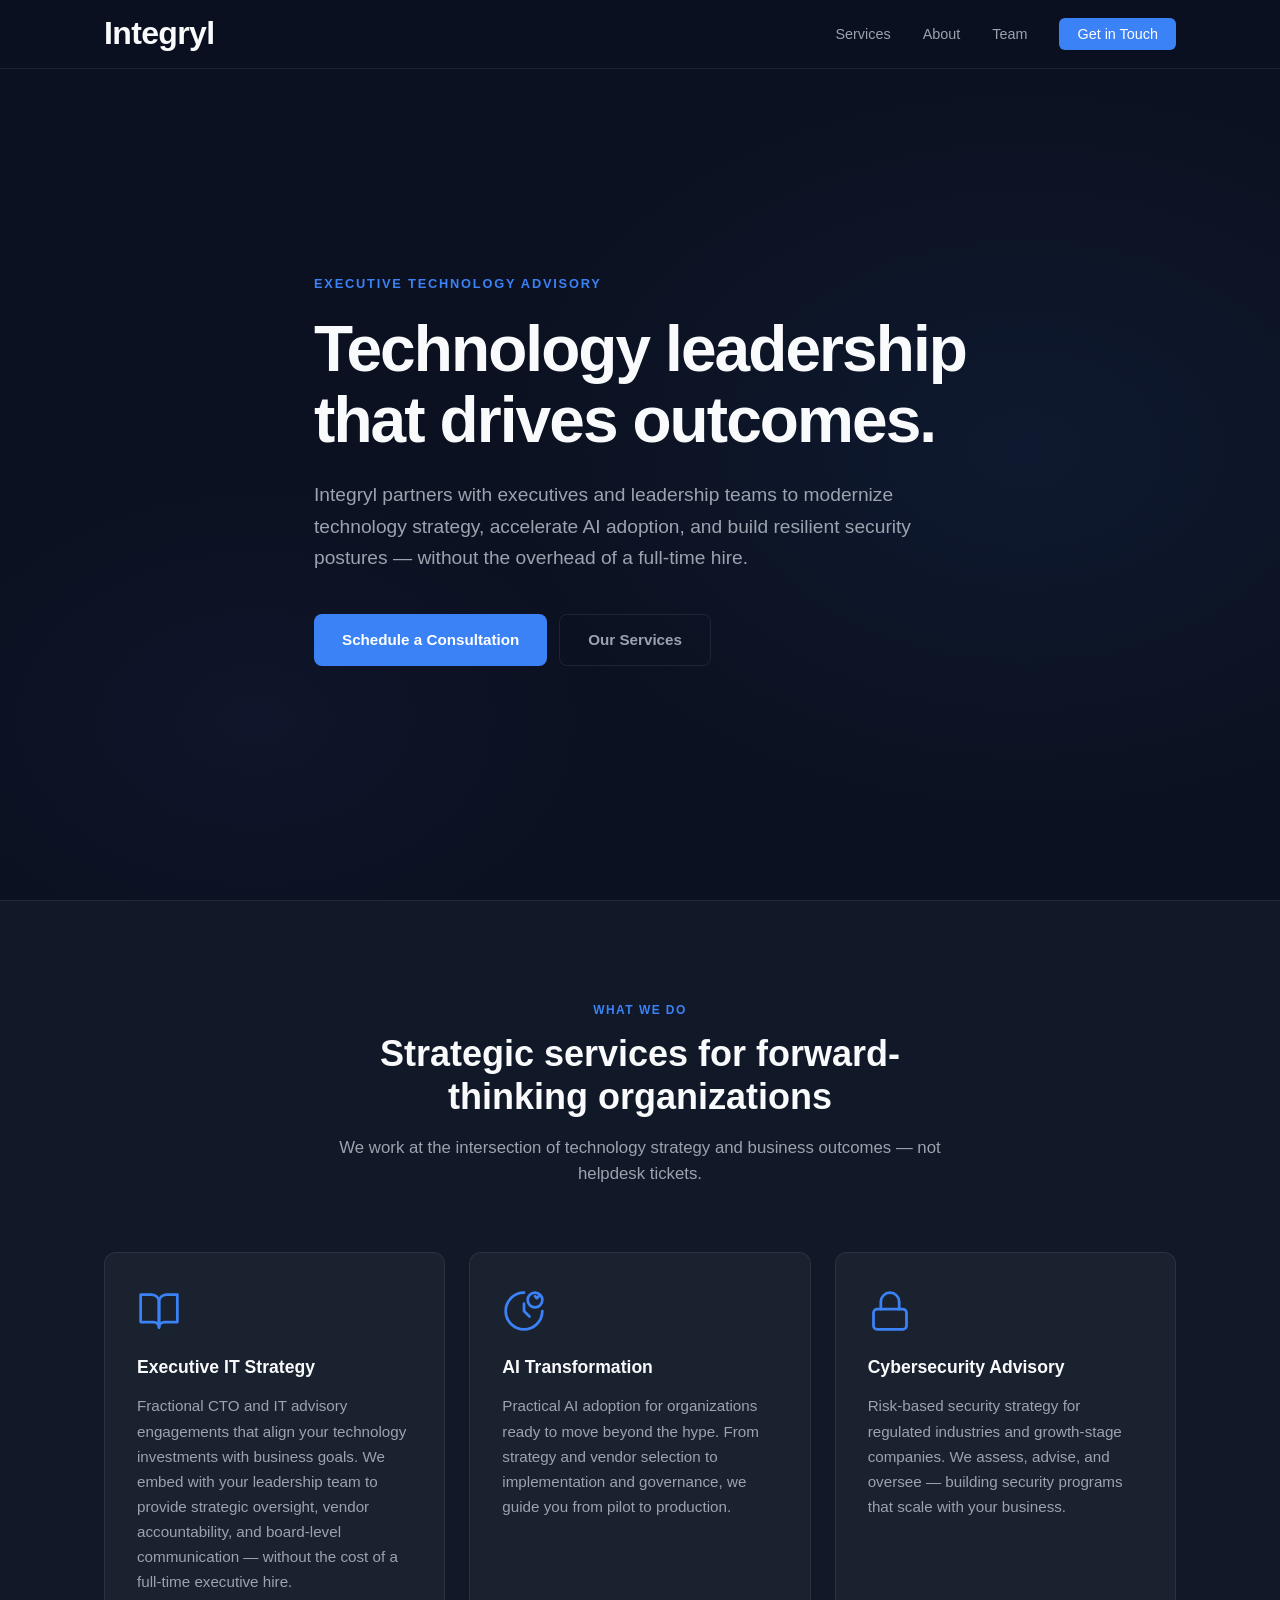
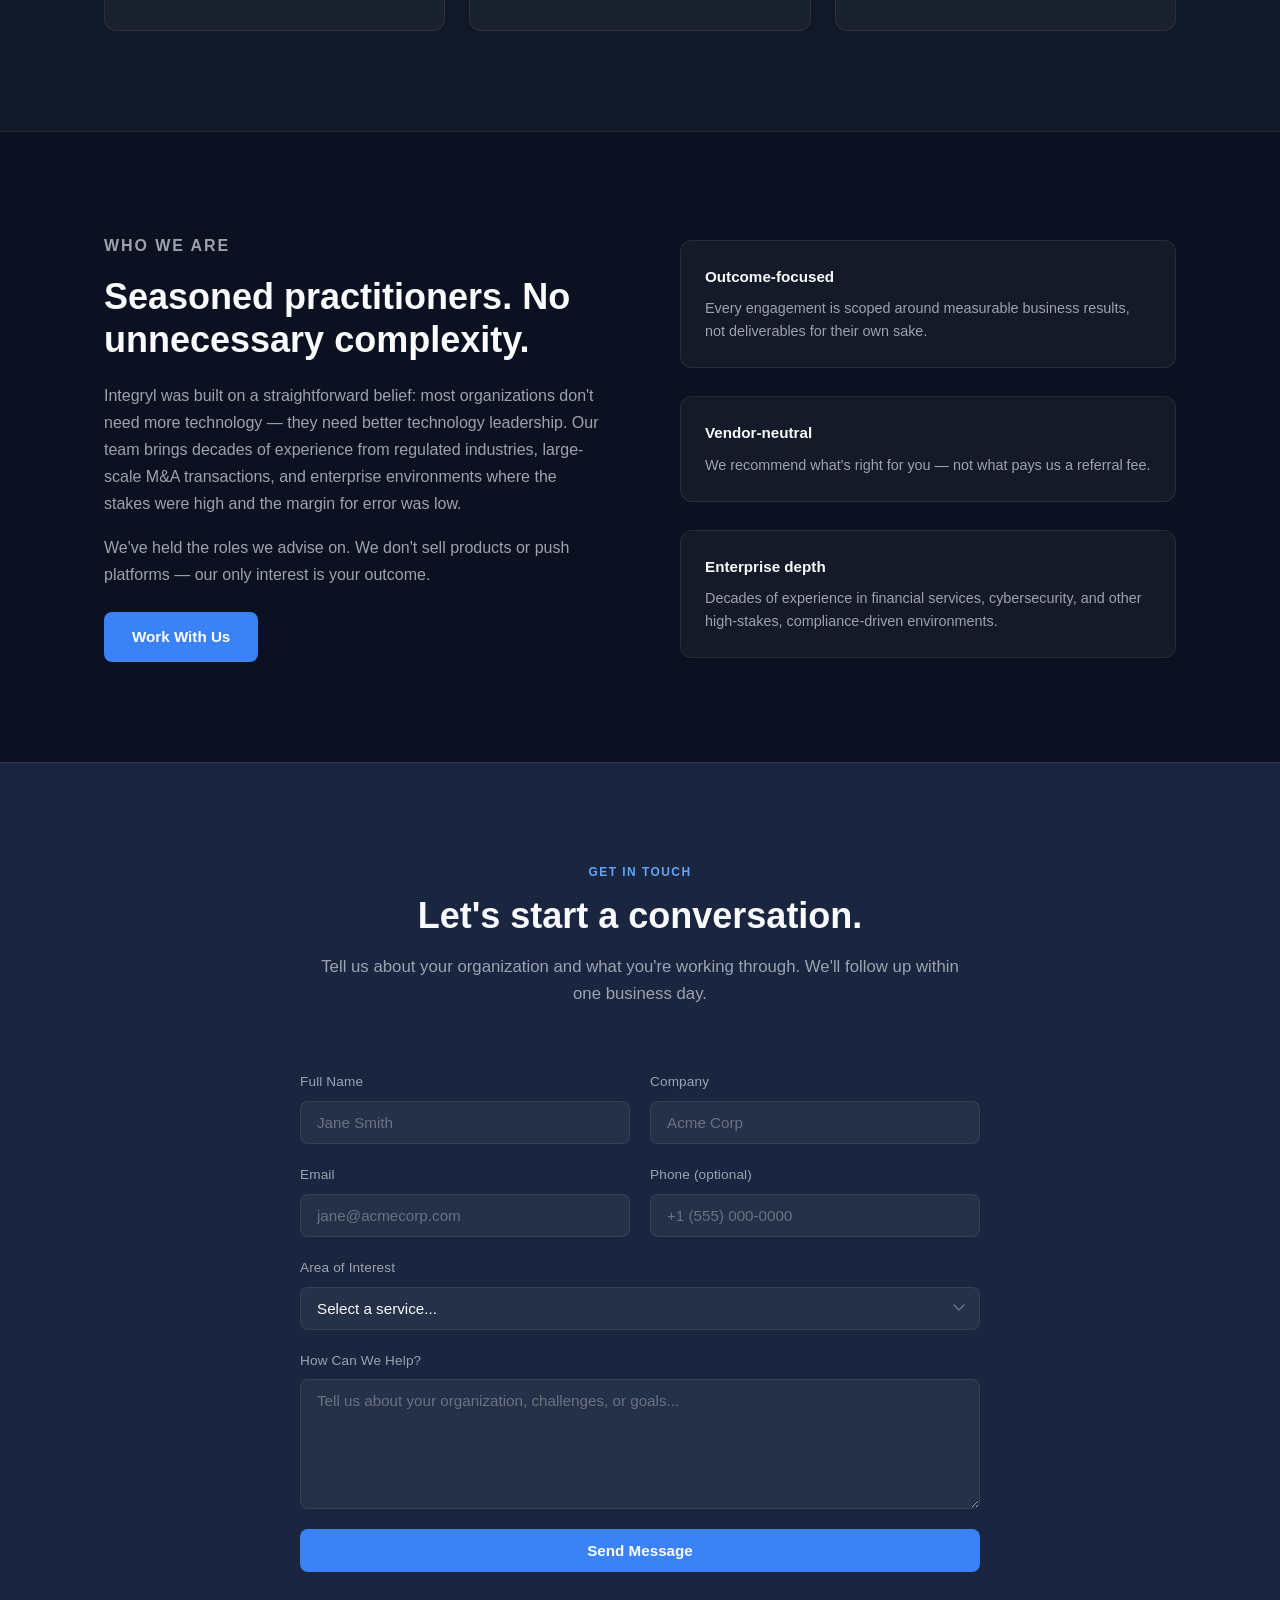
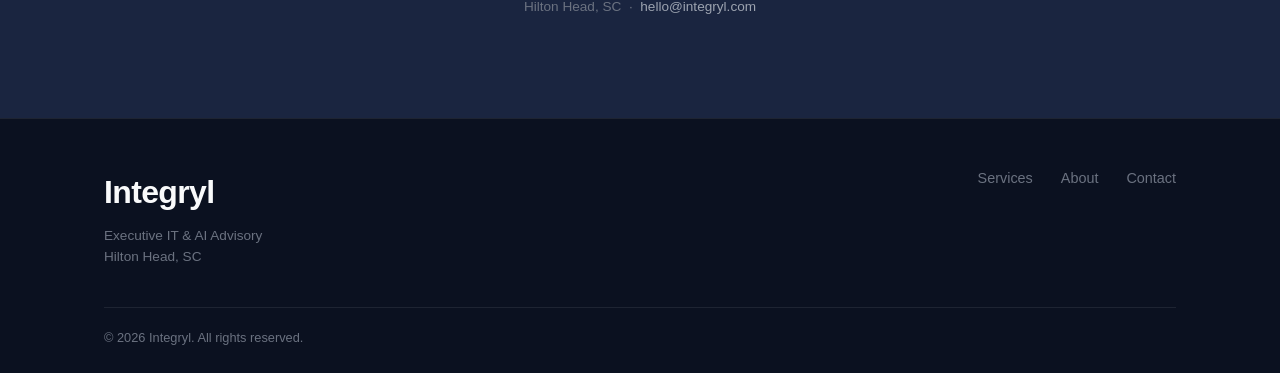
<file: index.html>
<!DOCTYPE html>
<html lang="en">
<head>
  <meta charset="UTF-8" />
  <meta name="viewport" content="width=device-width, initial-scale=1.0" />
  <title>Integryl — Executive IT & AI Advisory</title>
  <meta name="description" content="Integryl provides executive-level technology strategy, AI transformation advisory, and cybersecurity leadership to organizations that demand more from their technology." />
  <link rel="icon" type="image/svg+xml" href="favicon.svg" />
  <meta http-equiv="Content-Security-Policy" content="default-src 'self'; style-src 'self' https://fonts.googleapis.com; font-src https://fonts.gstatic.com; script-src 'self'; form-action https://formspree.io; connect-src https://formspree.io; img-src 'self' data:;" />
  <link rel="stylesheet" href="style.css" />
  <link rel="preconnect" href="https://fonts.googleapis.com" />
  <link rel="preconnect" href="https://fonts.gstatic.com" crossorigin />
  <link href="https://fonts.googleapis.com/css2?family=Inter:wght@300;400;500;600;700&display=swap" rel="stylesheet" />
</head>
<body>

  <!-- NAV -->
  <header class="nav-wrap">
    <nav class="nav container">
      <a href="#" class="logo">Integryl</a>
      <ul class="nav-links">
        <li><a href="#services">Services</a></li>
        <li><a href="#about">About</a></li>
        <li><a href="#team">Team</a></li>
        <li><a href="#contact" class="nav-cta">Get in Touch</a></li>
      </ul>
      <button class="nav-toggle" aria-label="Toggle menu">
        <span></span><span></span><span></span>
      </button>
    </nav>
  </header>

  <!-- HERO -->
  <section class="hero">
    <div class="container">
      <p class="hero-eyebrow">Executive Technology Advisory</p>
      <h1>Technology leadership<br>that drives outcomes.</h1>
      <p class="hero-sub">
        Integryl partners with executives and leadership teams to modernize technology strategy, accelerate AI adoption, and build resilient security postures — without the overhead of a full-time hire.
      </p>
      <div class="hero-actions">
        <a href="#contact" class="btn btn-primary">Schedule a Consultation</a>
        <a href="#services" class="btn btn-ghost">Our Services</a>
      </div>
    </div>
    <div class="hero-bg"></div>
  </section>

  <!-- SERVICES -->
  <section class="services" id="services">
    <div class="container">
      <div class="section-header">
        <p class="eyebrow">What We Do</p>
        <h2>Strategic services for forward-thinking organizations</h2>
        <p class="section-sub">We work at the intersection of technology strategy and business outcomes — not helpdesk tickets.</p>
      </div>
      <div class="services-grid">

        <div class="service-card">
          <div class="service-icon">
            <svg xmlns="http://www.w3.org/2000/svg" viewBox="0 0 24 24" fill="none" stroke="currentColor" stroke-width="1.5" stroke-linecap="round" stroke-linejoin="round"><path d="M2 3h6a4 4 0 0 1 4 4v14a3 3 0 0 0-3-3H2z"/><path d="M22 3h-6a4 4 0 0 0-4 4v14a3 3 0 0 1 3-3h7z"/></svg>
          </div>
          <h3>Executive IT Strategy</h3>
          <p>Fractional CTO and IT advisory engagements that align your technology investments with business goals. We embed with your leadership team to provide strategic oversight, vendor accountability, and board-level communication — without the cost of a full-time executive hire.</p>
        </div>

        <div class="service-card">
          <div class="service-icon">
            <svg xmlns="http://www.w3.org/2000/svg" viewBox="0 0 24 24" fill="none" stroke="currentColor" stroke-width="1.5" stroke-linecap="round" stroke-linejoin="round"><path d="M12 2a10 10 0 1 0 10 10"/><path d="M12 8v4l3 3"/><circle cx="18" cy="6" r="4"/><path d="m20 4-1 1-1-1"/></svg>
          </div>
          <h3>AI Transformation</h3>
          <p>Practical AI adoption for organizations ready to move beyond the hype. From strategy and vendor selection to implementation and governance, we guide you from pilot to production.</p>
        </div>

        <div class="service-card">
          <div class="service-icon">
            <svg xmlns="http://www.w3.org/2000/svg" viewBox="0 0 24 24" fill="none" stroke="currentColor" stroke-width="1.5" stroke-linecap="round" stroke-linejoin="round"><rect x="3" y="11" width="18" height="11" rx="2" ry="2"/><path d="M7 11V7a5 5 0 0 1 10 0v4"/></svg>
          </div>
          <h3>Cybersecurity Advisory</h3>
          <p>Risk-based security strategy for regulated industries and growth-stage companies. We assess, advise, and oversee — building security programs that scale with your business.</p>
        </div>

      </div>
    </div>
  </section>

  <!-- ABOUT -->
  <section class="about" id="about">
    <div class="container about-inner">
      <div class="about-text">
        <p class="eyebrow">Who We Are</p>
        <h2>Seasoned practitioners. No unnecessary complexity.</h2>
        <p>Integryl was built on a straightforward belief: most organizations don't need more technology — they need better technology leadership. Our team brings decades of experience from regulated industries, large-scale M&amp;A transactions, and enterprise environments where the stakes were high and the margin for error was low.</p>
        <p>We've held the roles we advise on. We don't sell products or push platforms — our only interest is your outcome.</p>
        <a href="#contact" class="btn btn-primary">Work With Us</a>
      </div>
      <div class="about-pillars">
        <div class="pillar">
          <h4>Outcome-focused</h4>
          <p>Every engagement is scoped around measurable business results, not deliverables for their own sake.</p>
        </div>
        <div class="pillar">
          <h4>Vendor-neutral</h4>
          <p>We recommend what's right for you — not what pays us a referral fee.</p>
        </div>
        <div class="pillar">
          <h4>Enterprise depth</h4>
          <p>Decades of experience in financial services, cybersecurity, and other high-stakes, compliance-driven environments.</p>
        </div>
      </div>
    </div>
  </section>

  <!-- CONTACT -->
  <section class="contact" id="contact">
    <div class="container">
      <div class="section-header section-header--light">
        <p class="eyebrow eyebrow--light">Get in Touch</p>
        <h2>Let's start a conversation.</h2>
        <p class="section-sub">Tell us about your organization and what you're working through. We'll follow up within one business day.</p>
      </div>
      <div class="contact-inner">
        <form class="contact-form" id="contactForm" action="https://formspree.io/f/xeevpokj" method="POST">
          <div class="form-row">
            <div class="form-group">
              <label for="name">Full Name</label>
              <input type="text" id="name" name="name" placeholder="Jane Smith" required />
            </div>
            <div class="form-group">
              <label for="company">Company</label>
              <input type="text" id="company" name="company" placeholder="Acme Corp" />
            </div>
          </div>
          <div class="form-row">
            <div class="form-group">
              <label for="email">Email</label>
              <input type="email" id="email" name="email" placeholder="jane@acmecorp.com" required />
            </div>
            <div class="form-group">
              <label for="phone">Phone (optional)</label>
              <input type="tel" id="phone" name="phone" placeholder="+1 (555) 000-0000" />
            </div>
          </div>
          <div class="form-group">
            <label for="service">Area of Interest</label>
            <select id="service" name="service">
              <option value="" disabled selected>Select a service...</option>
              <option value="executive-it-strategy">Executive IT Strategy</option>
              <option value="ai-transformation">AI Transformation</option>
              <option value="cybersecurity-advisory">Cybersecurity Advisory</option>
              <option value="other">Other / Not Sure Yet</option>
            </select>
          </div>
          <div class="form-group">
            <label for="message">How Can We Help?</label>
            <textarea id="message" name="message" rows="5" placeholder="Tell us about your organization, challenges, or goals..." required></textarea>
          </div>
          <button type="submit" class="btn btn-primary btn-full">Send Message</button>
          <p class="form-note">Hilton Head, SC &nbsp;·&nbsp; <a href="mailto:hello@integryl.com">hello@integryl.com</a></p>
        </form>
      </div>
    </div>
  </section>

  <!-- FOOTER -->
  <footer class="footer">
    <div class="container footer-inner">
      <div class="footer-brand">
        <span class="logo">Integryl</span>
        <p>Executive IT &amp; AI Advisory<br>Hilton Head, SC</p>
      </div>
      <nav class="footer-nav">
        <a href="#services">Services</a>
        <a href="#about">About</a>
        <a href="#contact">Contact</a>
      </nav>
    </div>
    <div class="container footer-bottom">
      <p>&copy; 2026 Integryl. All rights reserved.</p>
    </div>
  </footer>

  <script src="main.js"></script>
</body>
</html>
</file>
<file: style.css>
/* ── Reset & Base ───────────────────────────────── */
*, *::before, *::after { box-sizing: border-box; margin: 0; padding: 0; }

:root {
  --navy:     #0b1120;
  --navy-mid: #111827;
  --navy-soft:#1a2540;
  --accent:   #3b82f6;
  --accent-dark: #2563eb;
  --text:     #f9fafb;
  --text-muted: #9ca3af;
  --text-dim: #6b7280;
  --border:   rgba(255,255,255,0.08);
  --card-bg:  rgba(255,255,255,0.04);
  --radius:   12px;
  --font:     'Inter', -apple-system, BlinkMacSystemFont, sans-serif;
  --max-w:    1120px;
  --transition: 0.2s ease;
}

html { scroll-behavior: smooth; }

body {
  font-family: var(--font);
  background: var(--navy);
  color: var(--text);
  line-height: 1.6;
  -webkit-font-smoothing: antialiased;
}

/* ── Utility ────────────────────────────────────── */
.container {
  max-width: var(--max-w);
  margin: 0 auto;
  padding: 0 24px;
}

.eyebrow {
  font-size: 0.75rem;
  font-weight: 600;
  letter-spacing: 0.12em;
  text-transform: uppercase;
  color: var(--accent);
  margin-bottom: 12px;
}
.eyebrow--light { color: #60a5fa; }

.section-header {
  text-align: center;
  max-width: 640px;
  margin: 0 auto 64px;
}
.section-header h2 {
  font-size: clamp(1.75rem, 3vw, 2.25rem);
  font-weight: 700;
  line-height: 1.2;
  margin-bottom: 16px;
}
.section-sub {
  color: var(--text-muted);
  font-size: 1.05rem;
}

.btn {
  display: inline-flex;
  align-items: center;
  justify-content: center;
  padding: 13px 28px;
  border-radius: 8px;
  font-size: 0.95rem;
  font-weight: 600;
  font-family: var(--font);
  text-decoration: none;
  border: none;
  cursor: pointer;
  transition: all var(--transition);
  white-space: nowrap;
}
.btn-primary {
  background: var(--accent);
  color: #fff;
}
.btn-primary:hover { background: var(--accent-dark); transform: translateY(-1px); }
.btn-ghost {
  background: transparent;
  color: var(--text-muted);
  border: 1.5px solid var(--border);
}
.btn-ghost:hover { border-color: rgba(255,255,255,0.25); color: var(--text); }
.btn-full { width: 100%; }

/* ── Nav ────────────────────────────────────────── */
.nav-wrap {
  position: fixed;
  top: 0;
  left: 0;
  right: 0;
  z-index: 100;
  background: rgba(11, 17, 32, 0.85);
  backdrop-filter: blur(16px);
  -webkit-backdrop-filter: blur(16px);
  border-bottom: 1px solid var(--border);
}

.nav {
  display: flex;
  align-items: center;
  justify-content: space-between;
  height: 68px;
}

.logo {
  font-size: 2rem;
  font-weight: 700;
  color: var(--text);
  text-decoration: none;
  letter-spacing: -0.02em;
}

.logo-img {
  height: 36px;
  width: auto;
  display: block;
  filter: brightness(0) invert(1);
}

.logo-img--footer {
  height: 28px;
  margin-bottom: 10px;
}

.nav-links {
  display: flex;
  align-items: center;
  gap: 32px;
  list-style: none;
}
.nav-links a {
  color: var(--text-muted);
  text-decoration: none;
  font-size: 0.9rem;
  font-weight: 500;
  transition: color var(--transition);
}
.nav-links a:hover { color: var(--text); }
.nav-links .nav-cta {
  background: var(--accent);
  color: #fff;
  padding: 8px 18px;
  border-radius: 6px;
}
.nav-links .nav-cta:hover { background: var(--accent-dark); color: #fff; }

.nav-toggle {
  display: none;
  flex-direction: column;
  gap: 5px;
  background: none;
  border: none;
  cursor: pointer;
  padding: 4px;
}
.nav-toggle span {
  display: block;
  width: 22px;
  height: 2px;
  background: var(--text);
  border-radius: 2px;
  transition: all 0.3s;
}

/* ── Hero ───────────────────────────────────────── */
.hero {
  position: relative;
  min-height: 100vh;
  display: flex;
  align-items: center;
  padding: 120px 0 80px;
  overflow: hidden;
}

.hero .container { position: relative; z-index: 1; max-width: 820px; }

.hero-eyebrow {
  font-size: 0.8rem;
  font-weight: 600;
  letter-spacing: 0.14em;
  text-transform: uppercase;
  color: var(--accent);
  margin-bottom: 20px;
}

.hero h1 {
  font-size: clamp(2.5rem, 5.5vw, 4rem);
  font-weight: 700;
  line-height: 1.1;
  letter-spacing: -0.03em;
  margin-bottom: 24px;
}

.hero-sub {
  font-size: clamp(1rem, 1.5vw, 1.2rem);
  color: var(--text-muted);
  max-width: 600px;
  line-height: 1.65;
  margin-bottom: 40px;
}

.hero-actions {
  display: flex;
  gap: 12px;
  flex-wrap: wrap;
}

.hero-bg {
  position: absolute;
  inset: 0;
  background:
    radial-gradient(ellipse 60% 60% at 80% 50%, rgba(59,130,246,0.07) 0%, transparent 70%),
    radial-gradient(ellipse 40% 40% at 20% 80%, rgba(99,102,241,0.05) 0%, transparent 70%);
  pointer-events: none;
}

/* ── Services ───────────────────────────────────── */
.services {
  padding: 100px 0;
  background: var(--navy-mid);
  border-top: 1px solid var(--border);
  border-bottom: 1px solid var(--border);
}

.services-grid {
  display: grid;
  grid-template-columns: repeat(auto-fit, minmax(260px, 1fr));
  gap: 24px;
}

.service-card {
  background: var(--card-bg);
  border: 1px solid var(--border);
  border-radius: var(--radius);
  padding: 36px 32px;
  transition: border-color var(--transition), transform var(--transition);
}
.service-card:hover {
  border-color: rgba(59,130,246,0.3);
  transform: translateY(-3px);
}

.service-icon {
  width: 44px;
  height: 44px;
  color: var(--accent);
  margin-bottom: 20px;
}
.service-icon svg { width: 100%; height: 100%; }

.service-card h3 {
  font-size: 1.1rem;
  font-weight: 600;
  margin-bottom: 12px;
}
.service-card p {
  color: var(--text-muted);
  font-size: 0.95rem;
  line-height: 1.65;
}

/* ── About ──────────────────────────────────────── */
.about {
  padding: 100px 0;
}

.about-inner {
  display: grid;
  grid-template-columns: 1fr 1fr;
  gap: 80px;
  align-items: start;
}

.about-text h2 {
  font-size: clamp(1.75rem, 3vw, 2.25rem);
  font-weight: 700;
  line-height: 1.2;
  margin-bottom: 20px;
}
.about-text p {
  color: var(--text-muted);
  margin-bottom: 16px;
  font-size: 1rem;
  line-height: 1.7;
}
.about-text .btn { margin-top: 8px; }

.about-pillars {
  display: flex;
  flex-direction: column;
  gap: 28px;
  padding-top: 8px;
}

.pillar {
  padding: 24px;
  background: var(--card-bg);
  border: 1px solid var(--border);
  border-radius: var(--radius);
}
.pillar h4 {
  font-size: 0.95rem;
  font-weight: 600;
  margin-bottom: 8px;
  color: var(--text);
}
.pillar p {
  font-size: 0.9rem;
  color: var(--text-muted);
  line-height: 1.6;
}

/* ── Leadership ─────────────────────────────────── */
.leadership {
  padding: 100px 0;
  background: var(--navy-mid);
  border-top: 1px solid var(--border);
  border-bottom: 1px solid var(--border);
}

.team-stats {
  display: grid;
  grid-template-columns: repeat(3, 1fr);
  gap: 24px;
  margin-bottom: 40px;
}

.team-stat {
  background: var(--card-bg);
  border: 1px solid var(--border);
  border-radius: var(--radius);
  padding: 28px 24px;
  display: flex;
  flex-direction: column;
  gap: 8px;
}

.stat-num {
  font-size: 1.2rem;
  font-weight: 700;
  color: var(--accent);
}

.stat-label {
  font-size: 0.9rem;
  color: var(--text-muted);
  line-height: 1.5;
}

.team-summary {
  max-width: 760px;
  margin: 0 auto;
  text-align: center;
}

.team-summary p {
  color: var(--text-muted);
  font-size: 1rem;
  line-height: 1.75;
}

@media (max-width: 640px) {
  .team-stats { grid-template-columns: 1fr; }
}

/* ── Contact ────────────────────────────────────── */
.contact {
  padding: 100px 0;
  background: var(--navy-soft);
  border-top: 1px solid var(--border);
}

.section-header--light h2 { color: var(--text); }
.section-header--light .section-sub { color: #9ca3af; }

.contact-inner {
  max-width: 680px;
  margin: 0 auto;
}

.contact-form {
  display: flex;
  flex-direction: column;
  gap: 20px;
}

.form-row {
  display: grid;
  grid-template-columns: 1fr 1fr;
  gap: 20px;
}

.form-group {
  display: flex;
  flex-direction: column;
  gap: 8px;
}

label {
  font-size: 0.85rem;
  font-weight: 500;
  color: var(--text-muted);
  letter-spacing: 0.01em;
}

input, select, textarea {
  background: rgba(255,255,255,0.05);
  border: 1.5px solid var(--border);
  border-radius: 8px;
  color: var(--text);
  font-family: var(--font);
  font-size: 0.95rem;
  padding: 12px 16px;
  width: 100%;
  transition: border-color var(--transition), background var(--transition);
  outline: none;
  -webkit-appearance: none;
}
input::placeholder, textarea::placeholder { color: var(--text-dim); }
input:focus, select:focus, textarea:focus {
  border-color: var(--accent);
  background: rgba(59,130,246,0.05);
}

select {
  cursor: pointer;
  background-image: url("data:image/svg+xml,%3Csvg xmlns='http://www.w3.org/2000/svg' width='12' height='8' viewBox='0 0 12 8'%3E%3Cpath d='M1 1l5 5 5-5' stroke='%236b7280' stroke-width='1.5' fill='none' stroke-linecap='round'/%3E%3C/svg%3E");
  background-repeat: no-repeat;
  background-position: right 14px center;
  padding-right: 36px;
}
select option { background: var(--navy-mid); color: var(--text); }

textarea { resize: vertical; min-height: 130px; }

.form-note {
  text-align: center;
  font-size: 0.85rem;
  color: var(--text-dim);
  margin-top: 4px;
}
.form-note a { color: var(--text-muted); text-decoration: none; }
.form-note a:hover { color: var(--text); }

/* ── Footer ─────────────────────────────────────── */
.footer {
  border-top: 1px solid var(--border);
  padding: 48px 0 24px;
  background: var(--navy);
}

.footer-inner {
  display: flex;
  justify-content: space-between;
  align-items: flex-start;
  margin-bottom: 40px;
  gap: 24px;
}

.footer-brand .logo { display: block; margin-bottom: 8px; }
.footer-brand p {
  font-size: 0.85rem;
  color: var(--text-dim);
  line-height: 1.5;
}

.footer-nav {
  display: flex;
  gap: 28px;
  align-items: center;
  flex-wrap: wrap;
}
.footer-nav a {
  color: var(--text-dim);
  text-decoration: none;
  font-size: 0.9rem;
  transition: color var(--transition);
}
.footer-nav a:hover { color: var(--text); }

.footer-bottom p {
  font-size: 0.8rem;
  color: var(--text-dim);
  border-top: 1px solid var(--border);
  padding-top: 20px;
}

/* ── Responsive ─────────────────────────────────── */
@media (max-width: 768px) {
  .nav-links { display: none; }
  .nav-links.open {
    display: flex;
    flex-direction: column;
    position: absolute;
    top: 68px;
    left: 0;
    right: 0;
    background: var(--navy-mid);
    border-bottom: 1px solid var(--border);
    padding: 16px 24px;
    gap: 16px;
  }
  .nav-links.open .nav-cta { align-self: flex-start; }
  .nav-toggle { display: flex; }

  .about-inner { grid-template-columns: 1fr; gap: 48px; }
  .form-row { grid-template-columns: 1fr; }
  .footer-inner { flex-direction: column; }
  .footer-nav { gap: 20px; }

  .hero h1 { letter-spacing: -0.02em; }
}

@media (max-width: 480px) {
  .services-grid { grid-template-columns: 1fr; }
  .hero-actions { flex-direction: column; }
  .hero-actions .btn { width: 100%; text-align: center; }
}
</file>
